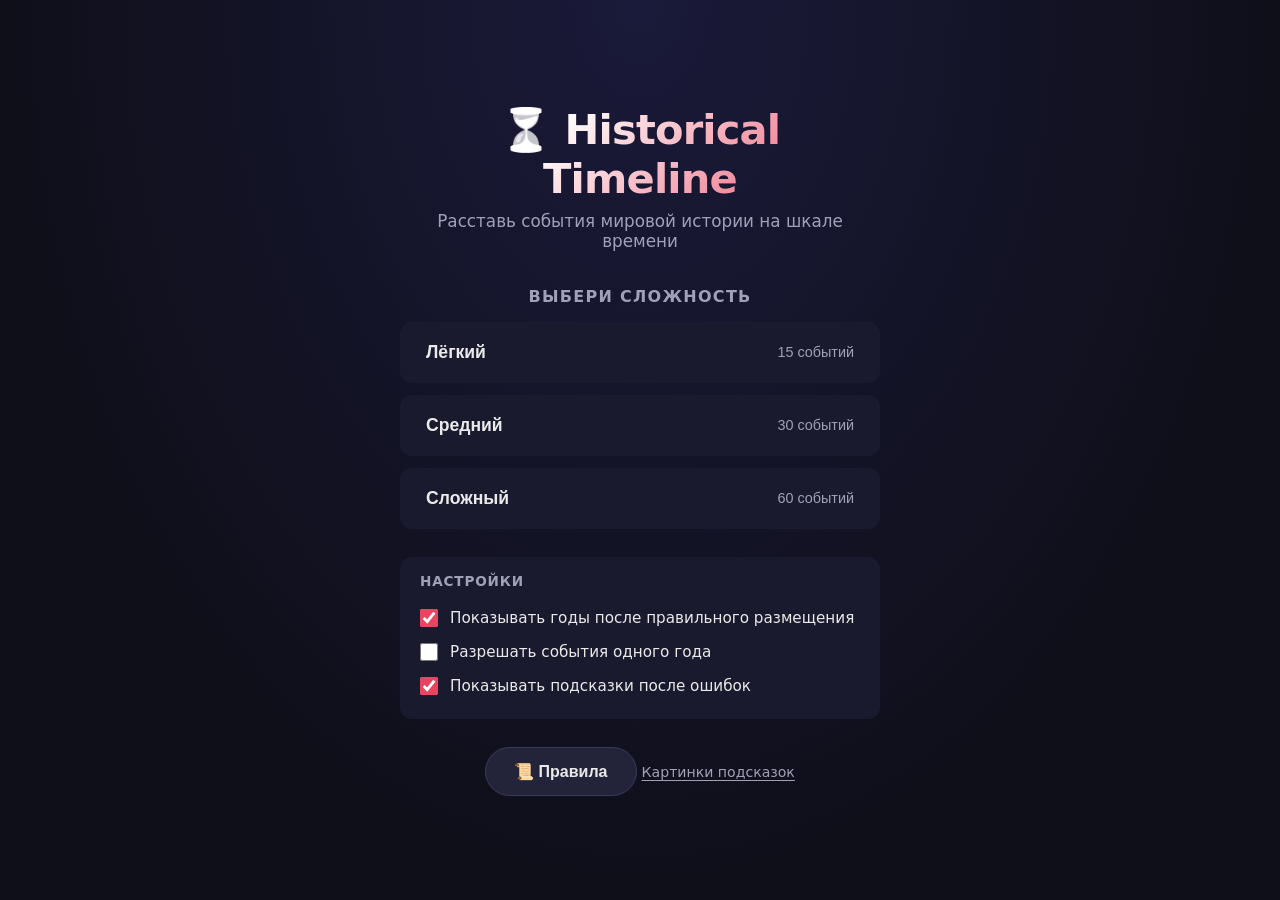
<file: index.html>
<!DOCTYPE html>
<html lang="ru">
<head>
  <meta charset="UTF-8" />
  <meta name="viewport" content="width=device-width, initial-scale=1.0, maximum-scale=1.0, user-scalable=no" />
  <title>Historical Timeline Challenge</title>
  <link rel="stylesheet" href="style.css" />
  <link rel="stylesheet" href="layout-fix.css" />
</head>
<body>
  <div id="app">
    <section id="start-screen" class="screen active">
      <div class="start-content">
        <h1 class="logo">⏳ Historical Timeline</h1>
        <p class="subtitle">Расставь события мировой истории на шкале времени</p>
        <div class="difficulty-select">
          <h2>Выбери сложность</h2>
          <div class="diff-buttons">
            <button class="diff-btn" data-count="15"><span class="diff-name">Лёгкий</span><span class="diff-count">15 событий</span></button>
            <button class="diff-btn" data-count="30"><span class="diff-name">Средний</span><span class="diff-count">30 событий</span></button>
            <button class="diff-btn" data-count="60"><span class="diff-name">Сложный</span><span class="diff-count">60 событий</span></button>
          </div>
        </div>
        <div class="settings-panel">
          <h3>Настройки</h3>
          <label class="setting-item"><input type="checkbox" id="setting-show-years" checked /><span>Показывать годы после правильного размещения</span></label>
          <label class="setting-item"><input type="checkbox" id="setting-allow-same-year" /><span>Разрешать события одного года</span></label>
          <label class="setting-item"><input type="checkbox" id="setting-show-tips" checked /><span>Показывать подсказки после ошибок</span></label>
        </div>
        <button id="btn-rules" class="btn-secondary">📜 Правила</button>
        <a class="gallery-link" href="gallery.html">Картинки подсказок</a>
      </div>
    </section>

    <div id="tutorial-modal" class="modal tutorial-modal hidden">
      <div class="modal-content tutorial-modal-content">
        <h2 id="tutorial-title">Как играть</h2>
        <p id="tutorial-text">События нужно размещать на шкале относительно уже стоящих меток — левее (раньше) или правее (позже).</p>
        <p class="tut-hint" id="tutorial-hint">Сначала поставь точку отсчёта: «Рождение Христа» (год 0). Кликни по шкале или перетащи карточку.</p>
        <button id="btn-tutorial-ok" class="btn-primary">Понятно</button>
      </div>
    </div>

    <div id="rules-modal" class="modal hidden">
      <div class="modal-content">
        <h2>Правила игры</h2>
        <ol>
          <li>На шкале изначально стоит только <strong>0</strong> — рождение Христа (1 н.э.).</li>
          <li>Тебе дают события по одному. Размести каждое <strong>между</strong> уже существующими метками (или за крайними).</li>
          <li>Если год события действительно находится между соседями — оно закрепляется. Иначе — сгорает.</li>
          <li>Чем больше правильных событий, тем уже промежутки и сложнее попадать.</li>
          <li>В конце — статистика, очки и анализ сильных/слабых сторон.</li>
        </ol>
        <p class="tip">Совет: используй drag-and-drop или кликай по промежуткам на шкале.</p>
        <button id="btn-close-rules" class="btn-primary">Понятно</button>
      </div>
    </div>

    <section id="game-screen" class="screen">
      <header class="game-header">
        <button id="btn-quit" class="btn-quit" title="На главную" aria-label="На главную">← Главная</button>
        <div class="progress-info">
          <span id="progress-text">0 / 15</span>
          <div class="progress-bar"><div id="progress-fill"></div></div>
        </div>
        <div class="stats-mini">
          <span id="correct-count">✅ 0</span>
          <span id="streak-count">🔥 0</span>
          <span id="score-count">⭐ 0</span>
        </div>
      </header>
      <div class="timeline-wrapper">
        <div id="timeline" class="timeline"></div>
      </div>
      <div id="tip-toast" class="tip-toast hidden">
        <div class="tip-toast-inner">
          <img id="tip-image" class="tip-toast-image hidden" alt="" />
          <div class="tip-toast-body">
            <div class="tip-toast-year" id="tip-year"></div>
            <div class="tip-toast-title" id="tip-title"></div>
            <div class="tip-toast-text" id="tip-text"></div>
            <div class="tip-toast-dismiss">Нажми в любом месте, чтобы продолжить</div>
          </div>
        </div>
      </div>
      <div class="event-area current-event-panel">
        <div class="event-card" id="current-event">
          <div class="event-category" id="event-category"></div>
          <h2 id="event-title"></h2>
          <p id="event-desc"></p>
        </div>
        <div class="event-actions">
          <button id="btn-skip" class="btn-secondary">Пропустить (сгорит)</button>
        </div>
        <p class="hint" id="place-hint">Кликни по промежутку на шкале · на телефоне удерживай карточку, чтобы перетащить</p>
      </div>
    </section>

    <section id="result-screen" class="screen">
      <div class="result-content">
        <div id="victory-banner" class="victory-banner">
          <div class="banner-glow"></div>
          <h1 id="result-title">Отличная игра!</h1>
          <div class="big-score">
            <span id="final-score">0</span>
            <span class="score-label">очков</span>
          </div>
          <div class="accuracy-circle">
            <svg viewBox="0 0 100 100">
              <circle cx="50" cy="50" r="45" class="bg"></circle>
              <circle cx="50" cy="50" r="45" class="fg" id="accuracy-ring"></circle>
            </svg>
            <div class="accuracy-text">
              <span id="accuracy-percent">0%</span>
              <small>точность</small>
            </div>
          </div>
        </div>
        <div class="result-stats">
          <div class="stat-box"><span class="stat-value" id="stat-correct">0</span><span class="stat-label">правильно</span></div>
          <div class="stat-box"><span class="stat-value" id="stat-wrong">0</span><span class="stat-label">ошибок</span></div>
          <div class="stat-box"><span class="stat-value" id="stat-streak">0</span><span class="stat-label">макс. серия</span></div>
        </div>
        <div id="analysis-block" class="analysis-block hidden">
          <h3>📊 Твои сильные и слабые стороны</h3>
          <div id="analysis-content"></div>
        </div>
        <div class="result-timeline-section">
          <h3>Твоя шкала</h3>
          <div id="result-timeline" class="timeline result-mode"></div>
        </div>
        <div class="result-actions">
          <button id="btn-home" class="btn-secondary">🏠 На главную</button>
          <button id="btn-rematch" class="btn-primary">🔄 Реванш</button>
          <button id="btn-other-diff" class="btn-secondary">📶 Другая сложность</button>
        </div>
      </div>
    </section>
  </div>
  <script src="game.js"></script>
</body>
</html>
</file>
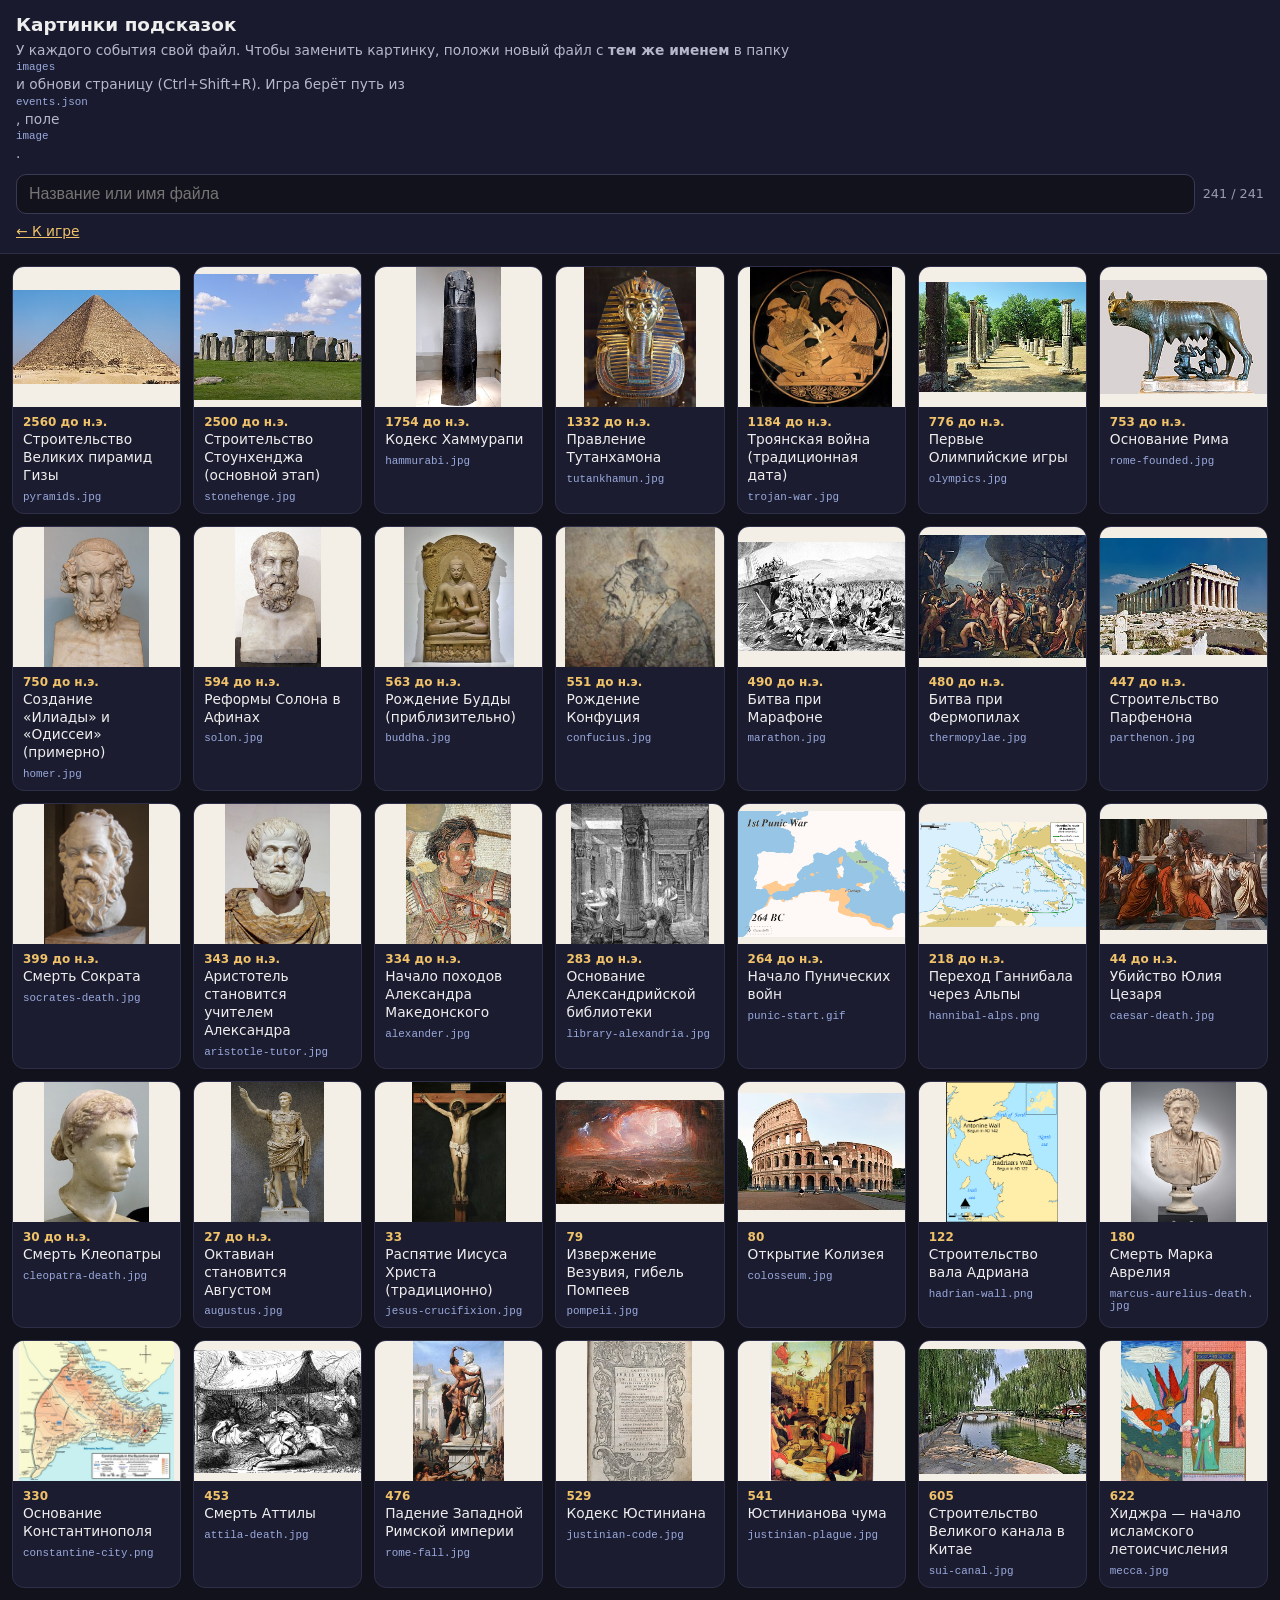
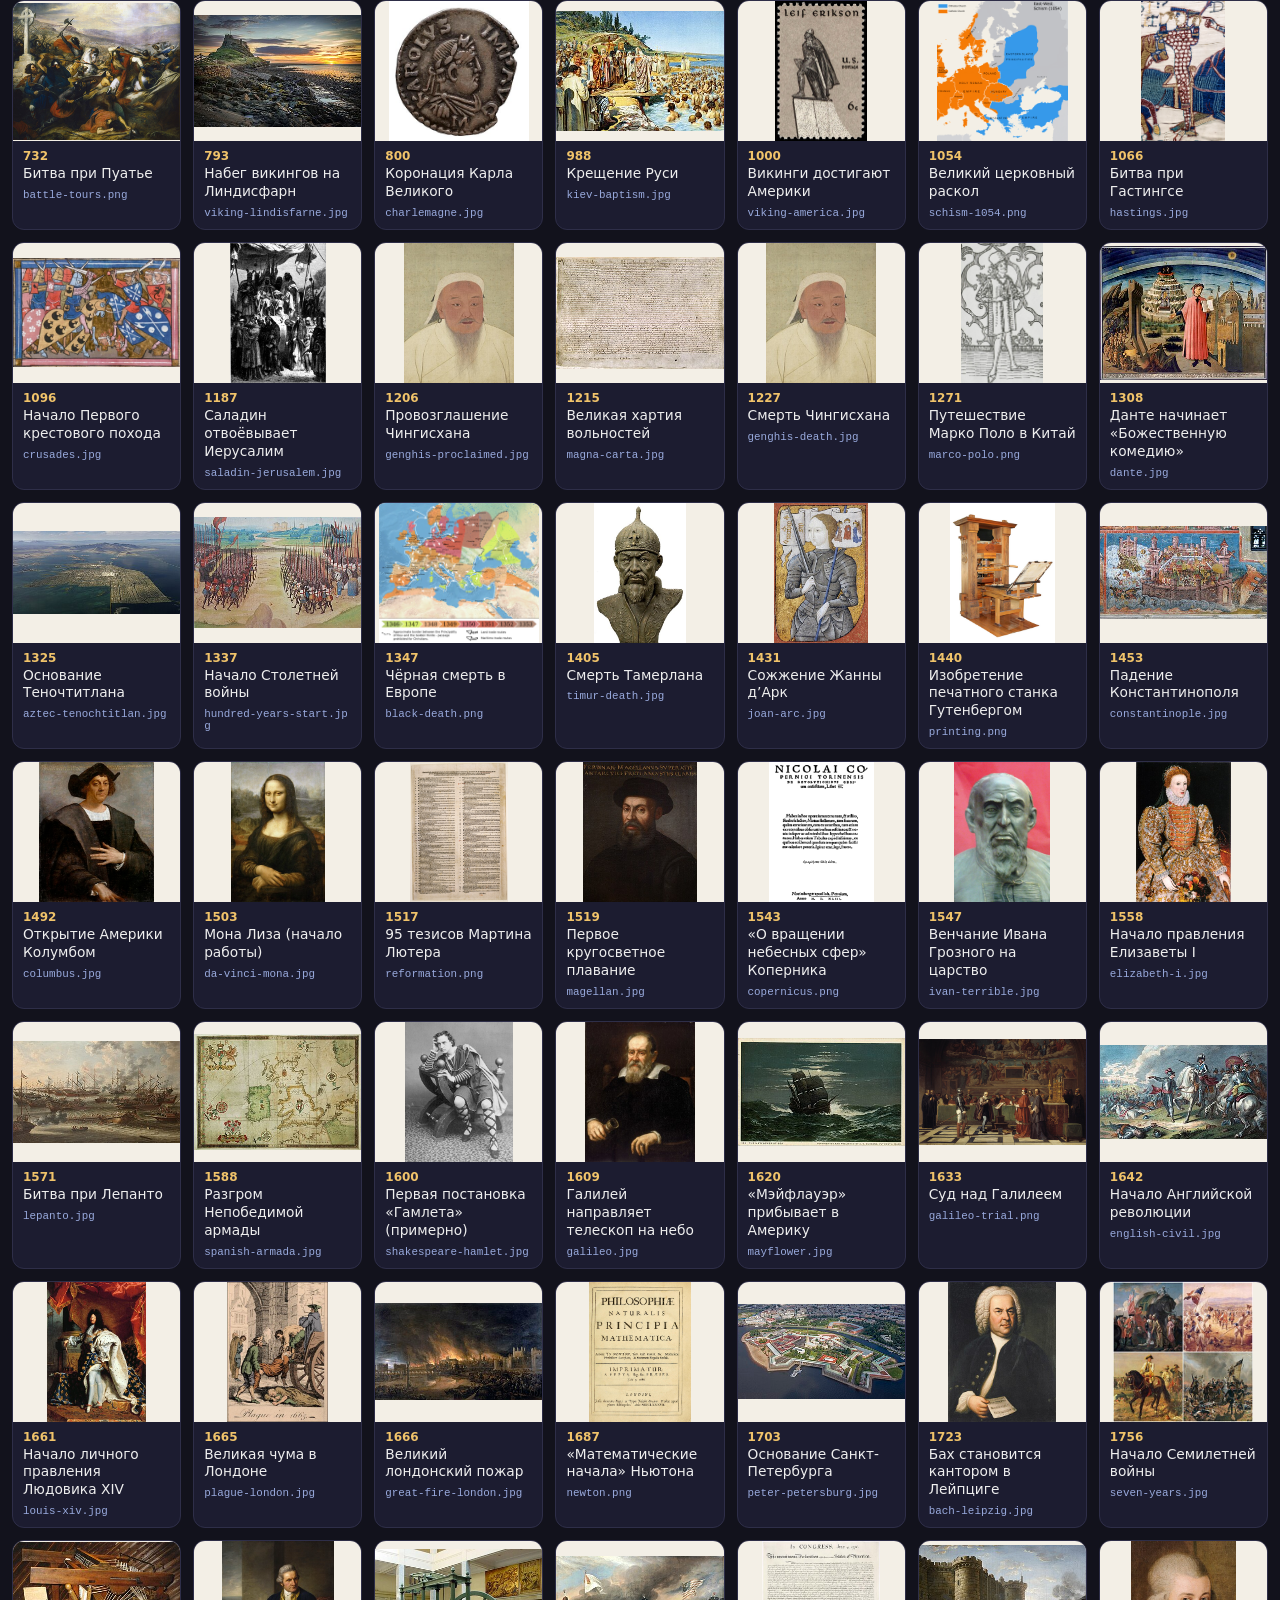
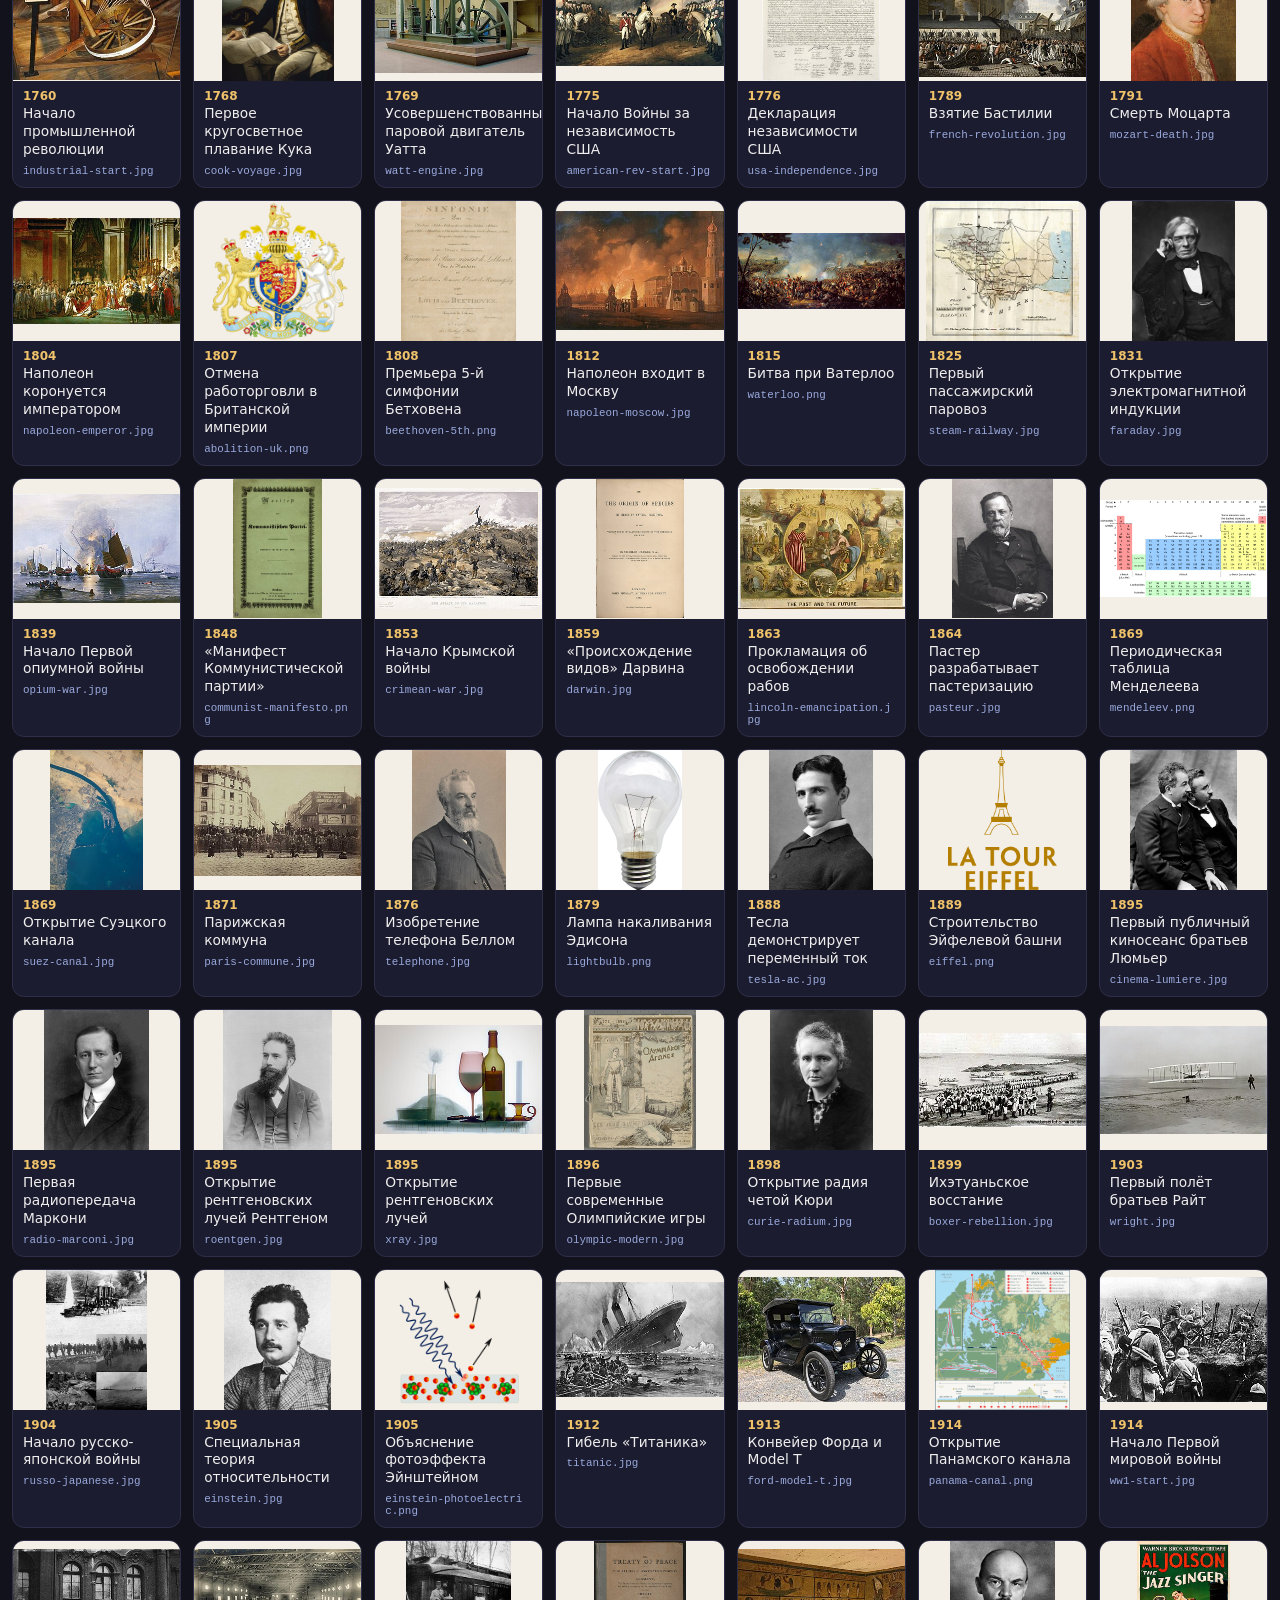
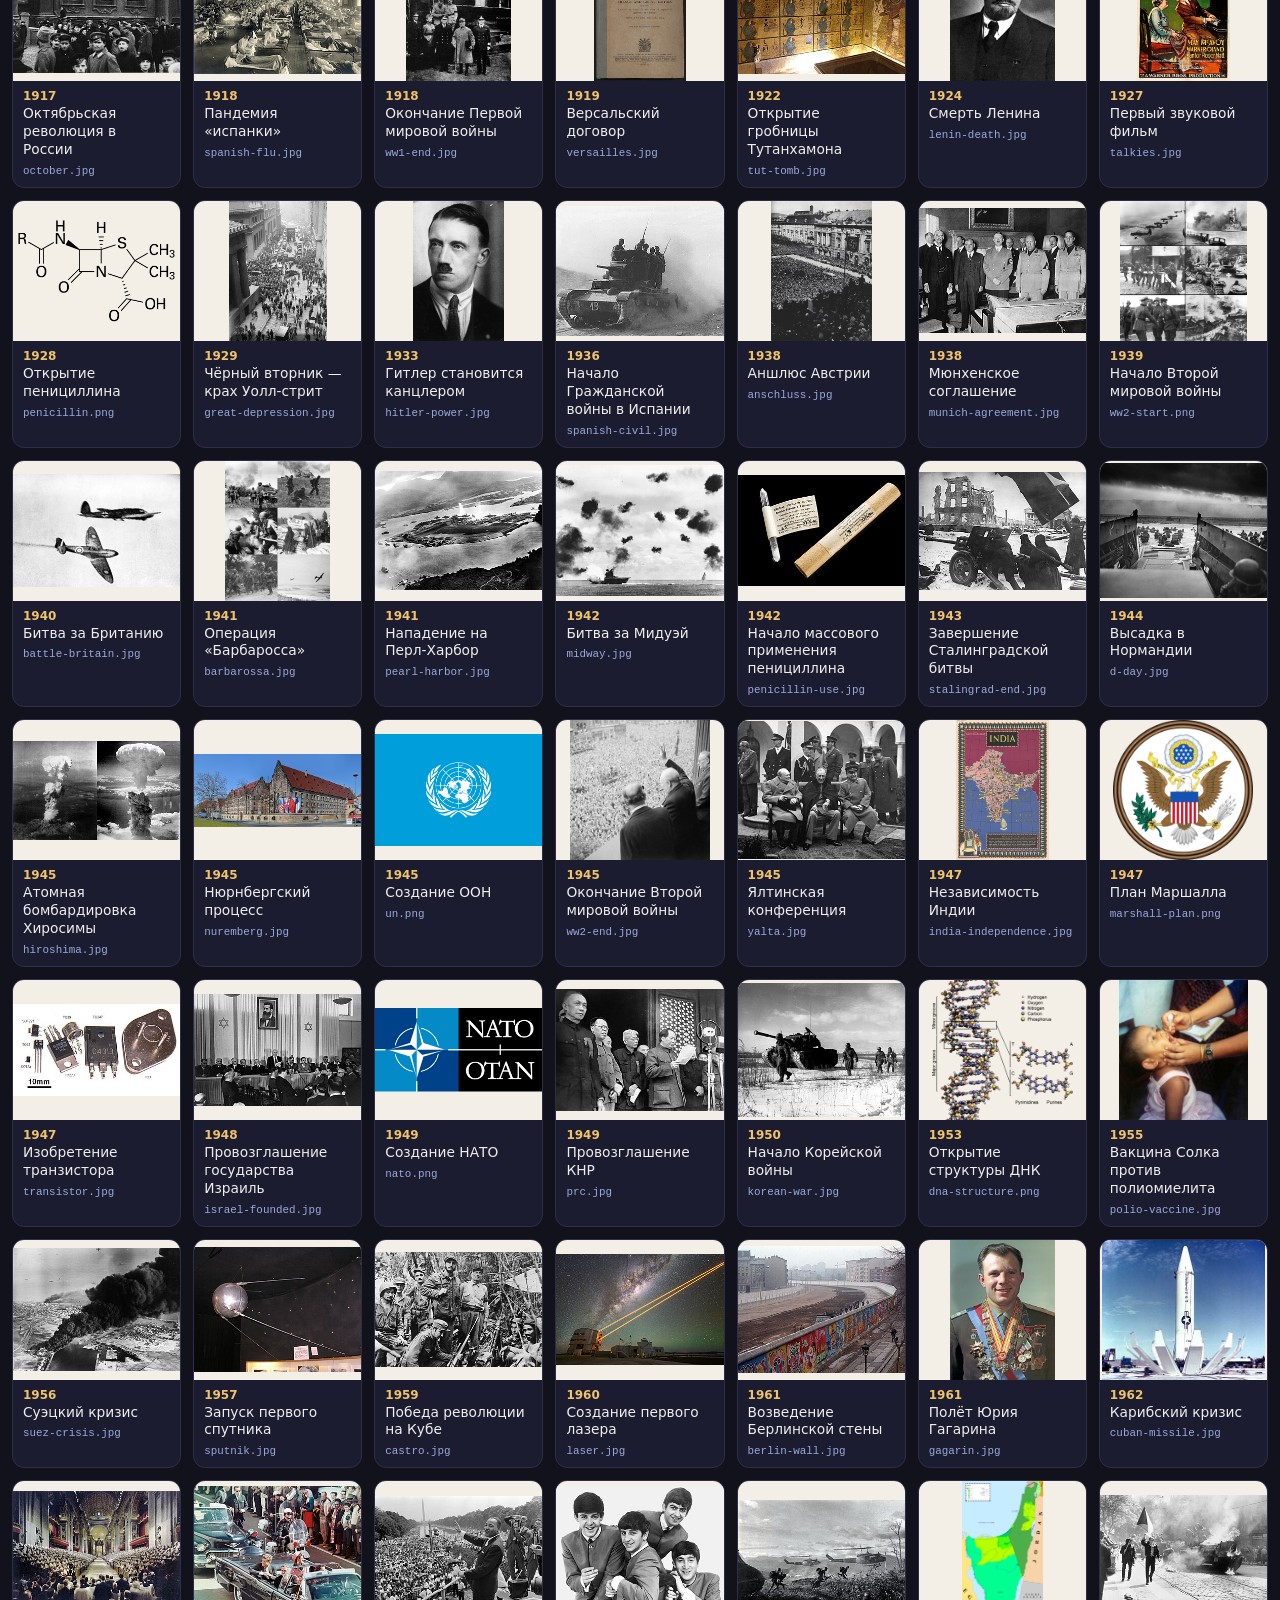
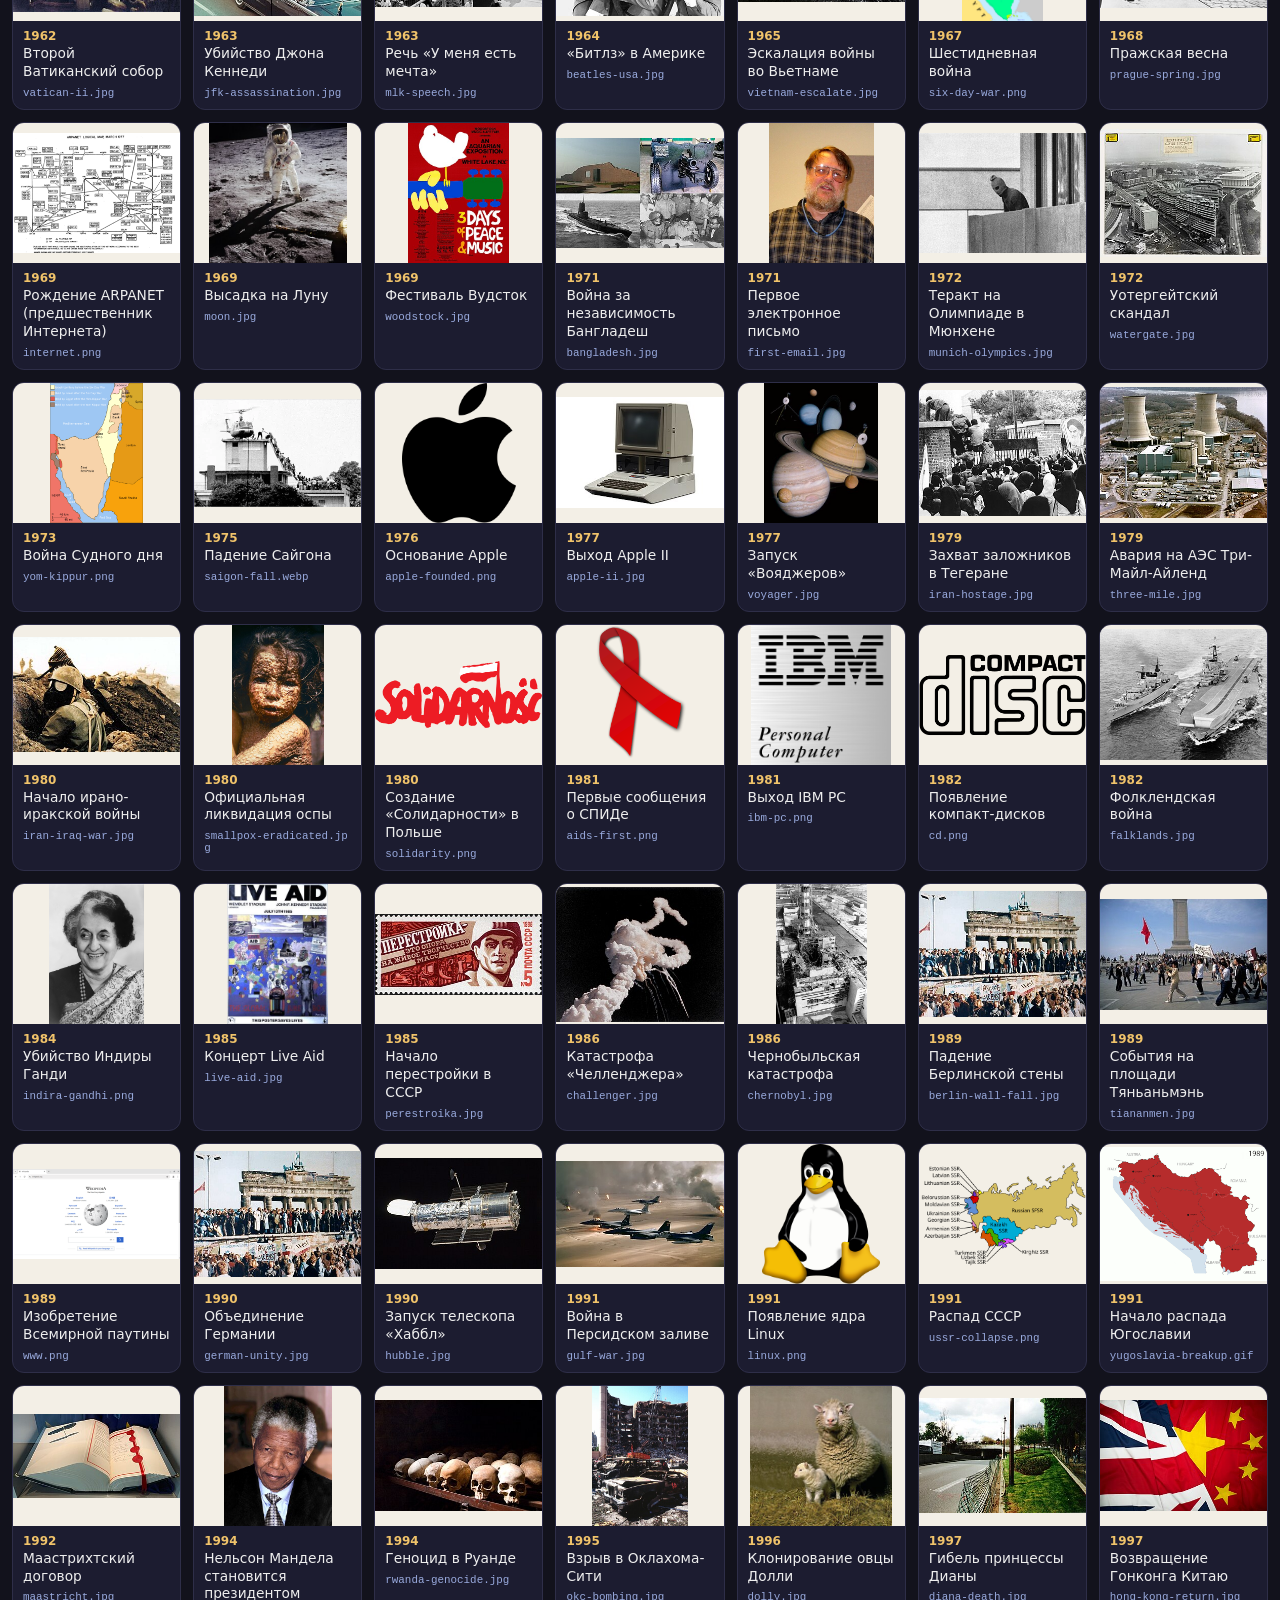
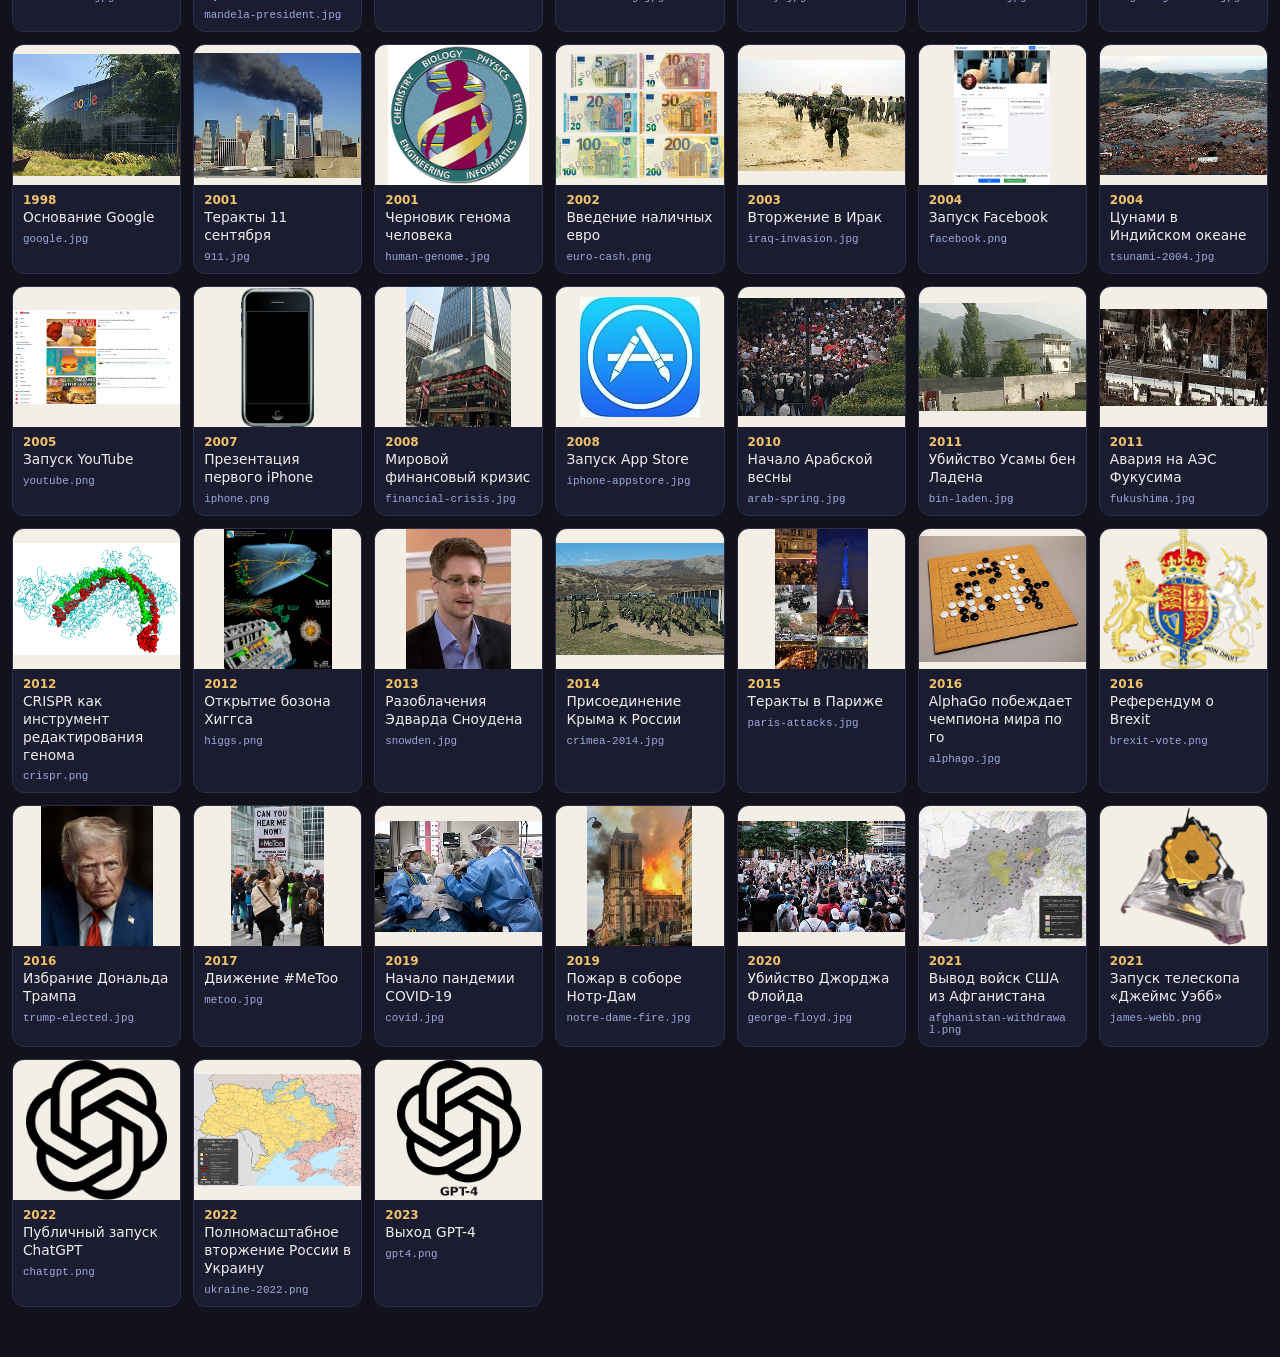
<file: gallery.html>
<!DOCTYPE html>
<html lang="ru">
<head>
  <meta charset="UTF-8" />
  <meta name="viewport" content="width=device-width, initial-scale=1.0" />
  <title>Картинки подсказок — Historical Timeline</title>
  <style>
    :root { color-scheme: dark; }
    * { box-sizing: border-box; }
    body { margin: 0; font-family: system-ui, -apple-system, Segoe UI, sans-serif; background: #12121c; color: #eee; }
    header { position: sticky; top: 0; z-index: 2; background: #1a1a2e; border-bottom: 1px solid #2e2e48; padding: 14px 16px 12px; }
    h1 { font-size: 1.15rem; margin: 0 0 6px; }
    p { margin: 0; color: #b7b7cc; font-size: 0.86rem; line-height: 1.4; }
    a { color: #f0c36a; }
    .tools { display: flex; gap: 8px; margin-top: 10px; }
    input { flex: 1; background: #12121c; color: #fff; border: 1px solid #3a3a55; border-radius: 10px; padding: 10px 12px; font-size: 16px; }
    #count { align-self: center; color: #9a9ab0; font-size: 0.8rem; white-space: nowrap; }
    main { display: grid; grid-template-columns: repeat(auto-fill, minmax(168px, 1fr)); gap: 12px; padding: 12px; }
    article { background: #1c1c30; border: 1px solid #2e2e48; border-radius: 12px; overflow: hidden; }
    figure { margin: 0; background: #f3efe6; height: 140px; display: flex; align-items: center; justify-content: center; }
    img { max-width: 100%; max-height: 140px; object-fit: contain; display: block; }
    .meta { padding: 8px 10px 10px; }
    .year { color: #f0c36a; font-size: 0.75rem; font-weight: 700; }
    .title { font-size: 0.86rem; line-height: 1.3; margin: 2px 0 6px; }
    code { display: block; font-size: 0.68rem; color: #9ad; word-break: break-all; }
    .err { padding: 24px; color: #f88; }
  </style>
</head>
<body>
  <header>
    <h1>Картинки подсказок</h1>
    <p>У каждого события свой файл. Чтобы заменить картинку, положи новый файл с <strong>тем же именем</strong> в папку <code>images</code> и обнови страницу (Ctrl+Shift+R). Игра берёт путь из <code>events.json</code>, поле <code>image</code>.</p>
    <div class="tools">
      <input id="q" type="search" placeholder="Название или имя файла" autocomplete="off" />
      <span id="count"></span>
    </div>
    <p style="margin-top:8px"><a href="index.html">← К игре</a></p>
  </header>
  <main id="grid"></main>
  <script>
    const grid = document.getElementById('grid');
    const q = document.getElementById('q');
    const count = document.getElementById('count');
    let events = [];
    function yearLabel(y) {
      if (y < 0) return Math.abs(y) + ' до н.э.';
      return String(y);
    }
    function render() {
      const s = q.value.trim().toLowerCase();
      const list = events.filter(e => !s || (e.title + ' ' + e.id + ' ' + e.image).toLowerCase().includes(s));
      count.textContent = list.length + ' / ' + events.length;
      grid.innerHTML = list.map(e => {
        const file = (e.image || '').split('/').pop();
        const src = e.image || '';
        return '<article><figure><img src="' + src.replace(/"/g, '') + '" alt=""></figure><div class="meta"><div class="year">' + yearLabel(e.year) + '</div><div class="title">' + e.title.replace(/[&<>]/g, c => ({'&':'&','<':'<','>':'>'}[c])) + '</div><code>' + file + '</code></div></article>';
      }).join('');
    }
    fetch('events.json').then(r => r.json()).then(data => {
      events = data.slice().sort((a, b) => a.year - b.year);
      render();
    }).catch(err => {
      grid.innerHTML = '<p class="err">Не удалось загрузить events.json</p>';
      console.error(err);
    });
    q.addEventListener('input', render);
  </script>
</body>
</html>
</file>
<file: style.css>
:root {
  --bg: #0f0f1a;
  --bg-card: #1a1a2e;
  --bg-elevated: #23233a;
  --accent: #e94560;
  --accent-glow: #ff6b81;
  --success: #00d68f;
  --warning: #ffaa00;
  --text: #eaeaea;
  --text-muted: #a0a0b8;
  --timeline-line: #3a3a5c;
  --marker: #4ecdc4;
  --zero: #e94560;
  --radius: 12px;
  --shadow: 0 8px 32px rgba(0,0,0,0.4);
  --font: 'Segoe UI', system-ui, -apple-system, sans-serif;
}
* { box-sizing: border-box; margin: 0; padding: 0; -webkit-user-select: none; user-select: none; -webkit-touch-callout: none; }
html, body { height: 100%; overflow: hidden; font-family: var(--font); background: var(--bg); color: var(--text); -webkit-tap-highlight-color: transparent; }
#app { height: 100%; display: flex; flex-direction: column; }
.screen { display: none; flex-direction: column; height: 100%; animation: fadeIn 0.35s ease; }
.screen.active { display: flex; }
@keyframes fadeIn { from { opacity: 0; transform: translateY(8px); } to { opacity: 1; transform: translateY(0); } }
#start-screen { justify-content: center; align-items: center; padding: 24px; background: radial-gradient(ellipse at top, #1a1a3a 0%, var(--bg) 70%); }
.start-content { max-width: 480px; width: 100%; text-align: center; }
.logo { font-size: clamp(1.8rem, 6vw, 2.6rem); font-weight: 800; letter-spacing: -0.02em; margin-bottom: 8px; background: linear-gradient(135deg, #fff 30%, var(--accent)); -webkit-background-clip: text; -webkit-text-fill-color: transparent; background-clip: text; }
.subtitle { color: var(--text-muted); margin-bottom: 36px; font-size: 1.05rem; }
.difficulty-select h2 { font-size: 1rem; font-weight: 600; color: var(--text-muted); margin-bottom: 16px; text-transform: uppercase; letter-spacing: 0.08em; }
.diff-buttons { display: flex; flex-direction: column; gap: 12px; margin-bottom: 28px; }
.diff-btn { background: var(--bg-card); border: 2px solid transparent; border-radius: var(--radius); padding: 18px 24px; color: var(--text); cursor: pointer; transition: all 0.2s; display: flex; justify-content: space-between; align-items: center; font-size: 1.1rem; }
.diff-btn:hover, .diff-btn:focus { border-color: var(--accent); background: var(--bg-elevated); transform: translateY(-2px); box-shadow: var(--shadow); }
.diff-btn .diff-name { font-weight: 700; }
.diff-btn .diff-count { color: var(--text-muted); font-size: 0.9rem; }
.settings-panel { background: var(--bg-card); border-radius: var(--radius); padding: 16px 20px; margin-bottom: 20px; text-align: left; }
.settings-panel h3 { font-size: 0.85rem; color: var(--text-muted); margin-bottom: 12px; text-transform: uppercase; letter-spacing: 0.06em; }
.setting-item { display: flex; align-items: center; gap: 12px; padding: 8px 0; cursor: pointer; font-size: 0.95rem; }
.setting-item input { width: 18px; height: 18px; accent-color: var(--accent); }
.btn-primary, .btn-secondary { border: none; border-radius: 50px; padding: 14px 28px; font-size: 1rem; font-weight: 600; cursor: pointer; transition: all 0.2s; touch-action: manipulation; }
.btn-primary { background: linear-gradient(135deg, var(--accent), var(--accent-glow)); color: white; box-shadow: 0 4px 20px rgba(233, 69, 96, 0.4); }
.btn-primary:hover { transform: translateY(-2px); box-shadow: 0 6px 28px rgba(233, 69, 96, 0.55); }
.btn-secondary { background: var(--bg-elevated); color: var(--text); border: 1px solid #3a3a5c; }
.btn-secondary:hover { background: #2a2a45; }
#btn-rules { margin-top: 8px; }
.modal { position: fixed; inset: 0; background: rgba(0,0,0,0.75); display: flex; align-items: center; justify-content: center; z-index: 100; padding: 20px; }
.modal.hidden { display: none; }
.modal-content { background: var(--bg-card); border-radius: 16px; padding: 28px; max-width: 420px; width: 100%; box-shadow: var(--shadow); }
.modal-content h2 { margin-bottom: 16px; }
.modal-content ol { padding-left: 20px; margin-bottom: 16px; line-height: 1.6; color: var(--text-muted); }
.modal-content li { margin-bottom: 8px; }
.modal-content .tip { font-size: 0.9rem; color: var(--marker); margin-bottom: 20px; }
#game-screen { background: var(--bg); }
.game-header { display: flex; justify-content: space-between; align-items: center; padding: 12px 16px; background: var(--bg-card); border-bottom: 1px solid #2a2a45; flex-shrink: 0; gap: 10px; }
.btn-quit {
  flex-shrink: 0; background: transparent; border: 1px solid #3a3a5c; color: var(--text-muted);
  border-radius: 20px; padding: 6px 12px; font-size: 0.8rem; font-weight: 600; cursor: pointer;
  transition: all 0.15s; white-space: nowrap;
}
.btn-quit:hover, .btn-quit:active { border-color: var(--accent); color: var(--text); background: rgba(233, 69, 96, 0.12); }
.progress-info { flex: 1; }
#progress-text { font-size: 0.85rem; color: var(--text-muted); }
.progress-bar { height: 6px; background: #2a2a45; border-radius: 3px; margin-top: 6px; overflow: hidden; }
#progress-fill { height: 100%; background: linear-gradient(90deg, var(--accent), var(--accent-glow)); border-radius: 3px; width: 0%; transition: width 0.3s; }
.stats-mini { display: flex; gap: 12px; font-size: 0.9rem; white-space: nowrap; }
.timeline-wrapper { flex: 1; overflow-x: auto; overflow-y: hidden; padding: 40px 0 20px; position: relative; -webkit-overflow-scrolling: touch; }
.timeline { display: flex; align-items: flex-end; min-height: 160px; padding: 0 40px 50px; position: relative; min-width: 100%; }
.timeline::before { content: ''; position: absolute; left: 0; right: 0; bottom: 50px; height: 3px; background: var(--timeline-line); }
.marker { display: flex; flex-direction: column; align-items: center; min-width: 90px; position: relative; z-index: 2; flex-shrink: 0; }
.marker-dot { width: 16px; height: 16px; border-radius: 50%; background: var(--marker); border: 3px solid var(--bg); box-shadow: 0 0 0 2px var(--marker); margin-bottom: 8px; }
.marker.zero .marker-dot { background: var(--zero); box-shadow: 0 0 0 2px var(--zero); }
.marker-year { font-size: 0.75rem; font-weight: 700; color: var(--marker); margin-bottom: 4px; }
.marker.zero .marker-year { color: var(--zero); }
.marker-title { font-size: 0.7rem; color: var(--text-muted); text-align: center; max-width: 100px; line-height: 1.25; }
.gap { flex: 1; min-width: 48px; height: 80px; position: relative; cursor: pointer; flex-shrink: 0; }
.gap::after { content: ''; position: absolute; left: 50%; bottom: 0; transform: translateX(-50%); width: 28px; height: 28px; border: 2px dashed #4a4a6a; border-radius: 50%; transition: all 0.2s; }
.gap:hover::after, .gap.drag-over::after { border-color: var(--accent); background: rgba(233, 69, 96, 0.15); box-shadow: 0 0 20px rgba(233, 69, 96, 0.3); }
.gap.correct-flash::after { border-color: var(--success); background: rgba(0, 214, 143, 0.25); animation: pulse 0.4s; }
@keyframes pulse { 0%, 100% { transform: translateX(-50%) scale(1); } 50% { transform: translateX(-50%) scale(1.3); } }
.event-area { flex-shrink: 0; padding: 16px; background: var(--bg-card); border-top: 1px solid #2a2a45; display: flex; flex-direction: column; align-items: center; gap: 12px; }
.event-card { background: var(--bg-elevated); border-radius: var(--radius); padding: 20px 24px; max-width: 480px; width: 100%; box-shadow: var(--shadow); border: 1px solid #3a3a5c; cursor: grab; transition: transform 0.15s, box-shadow 0.15s; -webkit-user-select: none; user-select: none; -webkit-touch-callout: none; touch-action: none; }
.event-card:active, .event-card.dragging { cursor: grabbing; transform: scale(1.03); box-shadow: 0 12px 40px rgba(0,0,0,0.5); border-color: var(--accent); }
.event-card.burn { animation: burn 1.15s forwards; pointer-events: none; position: relative; overflow: visible; }
.event-card.burn .flames { position: absolute; inset: -30px -20px -10px -20px; pointer-events: none; z-index: 12; overflow: visible; }
.event-card.burn .flame-particle { position: absolute; bottom: 10%; font-size: 1.1rem; opacity: 0; animation: particleRise 1.1s ease-out forwards; filter: drop-shadow(0 0 4px #ff4500); }
@keyframes burn { 0% { opacity: 1; transform: scale(1) rotate(0deg); filter: none; box-shadow: 0 8px 32px rgba(0,0,0,0.4); } 20% { transform: scale(1.03) rotate(-0.5deg); filter: brightness(1.4) sepia(0.3) hue-rotate(-10deg); box-shadow: 0 0 25px rgba(255,80,0,0.5); } 45% { opacity: 0.85; transform: scale(1.06) rotate(1.5deg); filter: brightness(1.9) sepia(0.7) hue-rotate(-20deg) saturate(1.4); box-shadow: 0 0 45px rgba(255,50,0,0.85); } 75% { opacity: 0.4; transform: scale(0.9) rotate(-2deg) translateY(-20px); filter: brightness(2.4) sepia(1) hue-rotate(-30deg); box-shadow: 0 0 55px #ff3300; } 100% { opacity: 0; transform: scale(0.35) rotate(4deg) translateY(-90px); filter: brightness(3) sepia(1); box-shadow: none; } }
@keyframes particleRise { 0% { opacity: 0; transform: translateY(0) scale(0.4) rotate(0deg); } 15% { opacity: 1; transform: translateY(-10px) scale(1) rotate(-10deg); } 100% { opacity: 0; transform: translateY(-120px) scale(0.6) rotate(25deg); } }
.event-category { display: inline-block; font-size: 0.7rem; font-weight: 700; text-transform: uppercase; letter-spacing: 0.06em; padding: 3px 10px; border-radius: 20px; background: rgba(78, 205, 196, 0.15); color: var(--marker); margin-bottom: 10px; }
.event-card h2 { font-size: 1.15rem; margin-bottom: 8px; line-height: 1.3; }
.event-card p { font-size: 0.9rem; color: var(--text-muted); line-height: 1.45; }
.event-actions { display: flex; gap: 12px; }
.hint { font-size: 0.8rem; color: var(--text-muted); opacity: 0.7; }
#result-screen { overflow-y: auto; padding: 24px 16px 40px; background: radial-gradient(ellipse at top, #1a1a3a 0%, var(--bg) 60%); }
.result-content { max-width: 560px; margin: 0 auto; text-align: center; }
.victory-banner { position: relative; padding: 32px 20px; margin-bottom: 28px; }
.banner-glow { position: absolute; inset: -20px; background: radial-gradient(circle, rgba(233,69,96,0.15) 0%, transparent 70%); pointer-events: none; }
.big-score { font-size: 3.5rem; font-weight: 800; line-height: 1; margin: 12px 0; background: linear-gradient(135deg, #fff, var(--accent)); -webkit-background-clip: text; -webkit-text-fill-color: transparent; background-clip: text; }
.score-label { font-size: 1rem; color: var(--text-muted); display: block; margin-top: -4px; }
.accuracy-circle { width: 110px; height: 110px; margin: 20px auto; position: relative; }
.accuracy-circle svg { width: 100%; height: 100%; transform: rotate(-90deg); }
.accuracy-circle .bg { fill: none; stroke: #2a2a45; stroke-width: 8; }
.accuracy-circle .fg { fill: none; stroke: var(--success); stroke-width: 8; stroke-linecap: round; stroke-dasharray: 283; stroke-dashoffset: 283; transition: stroke-dashoffset 1s ease; }
.accuracy-text { position: absolute; inset: 0; display: flex; flex-direction: column; align-items: center; justify-content: center; }
.accuracy-text span { font-size: 1.4rem; font-weight: 700; }
.accuracy-text small { font-size: 0.7rem; color: var(--text-muted); }
.result-stats { display: flex; justify-content: center; gap: 24px; margin-bottom: 24px; }
.stat-box { background: var(--bg-card); border-radius: var(--radius); padding: 14px 20px; min-width: 90px; }
.stat-value { display: block; font-size: 1.6rem; font-weight: 700; }
.stat-label { font-size: 0.75rem; color: var(--text-muted); }
.analysis-block { background: var(--bg-card); border-radius: var(--radius); padding: 16px 20px; margin-bottom: 24px; text-align: left; }
.analysis-block h3 { margin-bottom: 12px; font-size: 1rem; }
.analysis-block.hidden { display: none; }
.analysis-item { padding: 8px 0; font-size: 0.95rem; line-height: 1.4; }
.analysis-item.strong { color: var(--success); }
.analysis-item.weak { color: var(--warning); }
.result-timeline-section { margin-bottom: 28px; }
.result-timeline-section h3 { margin-bottom: 12px; font-size: 1rem; color: var(--text-muted); }
.result-mode { overflow-x: auto; padding: 20px 40px 50px; background: var(--bg-card); border-radius: var(--radius); min-height: 140px; }
.result-mode::before { bottom: 50px; }
.result-actions { display: flex; gap: 12px; justify-content: center; flex-wrap: wrap; }
@media (max-width: 480px) { .logo { font-size: 1.7rem; } .diff-btn { padding: 14px 18px; } .event-card { padding: 16px; } .event-card h2 { font-size: 1.05rem; } .big-score { font-size: 2.8rem; } .marker { min-width: 72px; } .marker-title { max-width: 80px; font-size: 0.65rem; } .btn-quit { padding: 6px 10px; font-size: 0.75rem; } }
.victory-banner.celebrate::before { content: '🎉'; position: absolute; font-size: 2rem; animation: confetti 1.5s ease-out forwards; left: 20%; top: 0; }
.victory-banner.celebrate::after { content: '✨'; position: absolute; font-size: 1.8rem; animation: confetti 1.8s ease-out 0.2s forwards; right: 20%; top: 10%; }
@keyframes confetti { 0% { opacity: 1; transform: translateY(0) rotate(0); } 100% { opacity: 0; transform: translateY(80px) rotate(40deg); } }
.tutorial-modal .tutorial-modal-content { max-width: 380px; text-align: center; }
.tutorial-modal .tutorial-modal-content h2 { margin-bottom: 12px; font-size: 1.35rem; }
.tutorial-modal .tutorial-modal-content p { font-size: 0.95rem; line-height: 1.5; color: var(--text); margin-bottom: 10px; }
.tutorial-modal .tut-hint { color: var(--marker) !important; font-size: 0.88rem !important; margin-bottom: 20px !important; }
.tutorial-modal.success .modal-content { border-color: var(--success); box-shadow: 0 0 0 2px rgba(0,214,143,0.35); }
.tip-toast.hidden { display: none; }
.tip-toast {
  position: fixed; left: 50%; bottom: 24%; transform: translateX(-50%) translateY(12px); z-index: 80;
  background: var(--bg-elevated); border: 1px solid #4a4a6a; border-left: 4px solid var(--warning);
  border-radius: 14px; padding: 0; max-width: min(440px, calc(100% - 20px)); width: max-content;
  box-shadow: 0 16px 48px rgba(0,0,0,0.6); animation: tipIn 0.3s ease forwards; pointer-events: auto; cursor: pointer;
  overflow: hidden;
}
.tip-toast.show-out { animation: tipOut 0.35s ease forwards; }
.tip-toast-inner { display: flex; gap: 0; align-items: stretch; }
.tip-toast-image { width: 120px; min-width: 120px; height: 120px; object-fit: contain; object-position: center; display: block; background: #f3efe6; box-sizing: border-box; padding: 6px; }
.tip-toast-image.hidden { display: none; }
.tip-toast-body { padding: 14px 16px; flex: 1; min-width: 0; }
.tip-toast-year { font-weight: 800; font-size: 0.9rem; color: var(--warning); margin-bottom: 2px; letter-spacing: 0.02em; }
.tip-toast-title { font-weight: 700; font-size: 0.95rem; color: var(--text); margin-bottom: 6px; line-height: 1.3; }
.tip-toast-text { font-size: 0.86rem; color: var(--text-muted); line-height: 1.45; }
.tip-toast-dismiss { margin-top: 10px; font-size: 0.75rem; color: var(--text-muted); opacity: 0.65; font-style: italic; }
@keyframes tipIn { from { opacity: 0; transform: translateX(-50%) translateY(18px); } to { opacity: 1; transform: translateX(-50%) translateY(0); } }
@keyframes tipOut { from { opacity: 1; transform: translateX(-50%) translateY(0); } to { opacity: 0; transform: translateX(-50%) translateY(10px); } }
@media (max-width: 480px) {
  .tip-toast-inner { flex-direction: column; }
  .tip-toast-image { width: 100%; min-width: 0; height: 160px; }
}
.drag-ghost {
  position: fixed; z-index: 100; pointer-events: none; opacity: 0.92;
  transform: scale(0.92) rotate(-2deg); box-shadow: 0 16px 48px rgba(0,0,0,0.6);
  border: 2px solid var(--accent) !important; max-width: 280px; width: 70vw;
  background: var(--bg-elevated); border-radius: var(--radius); padding: 14px 16px; color: var(--text);
}
.event-card.ready-to-drag { border-color: var(--accent); box-shadow: 0 0 0 3px rgba(233,69,96,0.35); transform: scale(1.02); }
.event-card.long-press-active { opacity: 0.55; }
.timeline-wrapper { position: relative; }
@media (max-width: 640px) {
  .hint { font-size: 0.75rem; text-align: center; padding: 0 8px; }
  .tip-toast { bottom: 32%; }
}

.gallery-link { display: inline-block; margin-top: 16px; color: var(--text-muted); font-size: 0.88rem; text-decoration: underline; text-underline-offset: 3px; }
.gallery-link:hover { color: var(--text); }
</file>
<file: layout-fix.css>
/* Fix: center event card panel during gameplay */
.event-area, .current-event-panel {
  flex-shrink: 0 !important;
  width: 100% !important;
  padding: 16px !important;
  background: var(--bg-card) !important;
  border-top: 1px solid #2a2a45 !important;
  display: flex !important;
  flex-direction: column !important;
  align-items: center !important;
  justify-content: center !important;
  gap: 12px !important;
  text-align: center !important;
}
.event-area .event-card, .current-event-panel .event-card {
  margin-left: auto;
  margin-right: auto;
}
.event-area .hint, .current-event-panel .hint { text-align: center; width: 100%; }
</file>
